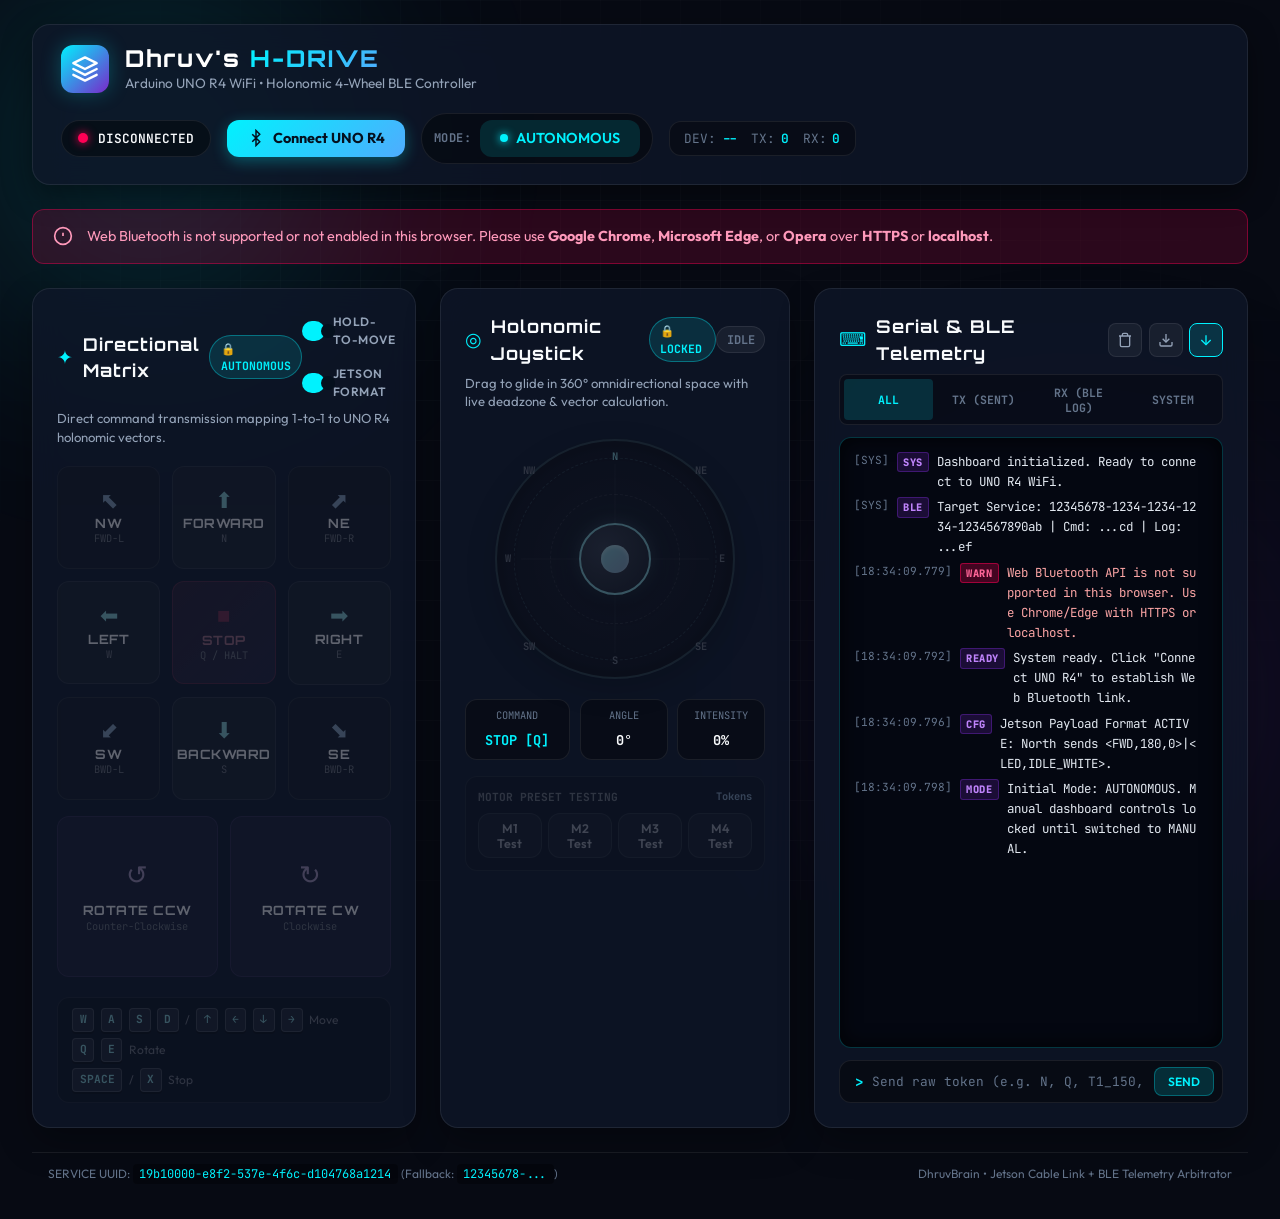
<file: dashboard/index.html>
<!DOCTYPE html>
<html lang="en">

<head>
  <meta charset="UTF-8">
  <meta name="viewport" content="width=device-width, initial-scale=1.0">
  <title>UNO R4 H-Drive BLE Telemetry & Controller</title>
  <link rel="preconnect" href="https://fonts.googleapis.com">
  <link rel="preconnect" href="https://fonts.gstatic.com" crossorigin>
  <link
    href="https://fonts.googleapis.com/css2?family=JetBrains+Mono:wght@400;600;800&family=Orbitron:wght@500;700;900&family=Outfit:wght@300;400;600;700;800&display=swap"
    rel="stylesheet">
  <link rel="stylesheet" href="style.css">
</head>

<body>
  <div class="background-effects">
    <div class="cyber-grid"></div>
    <div class="radial-glow top-left"></div>
    <div class="radial-glow bottom-right"></div>
  </div>

  <div class="app-container">
    <!-- Top Header & Connection Bar -->
    <header class="app-header">
      <div class="header-branding">
        <div class="logo-badge">
          <svg viewBox="0 0 24 24" width="28" height="28" fill="none" stroke="currentColor" stroke-width="2"
            stroke-linecap="round" stroke-linejoin="round">
            <polygon points="12 2 2 7 12 12 22 7 12 2"></polygon>
            <polyline points="2 17 12 22 22 17"></polyline>
            <polyline points="2 12 12 17 22 12"></polyline>
          </svg>
        </div>
        <div>
          <h1 class="brand-title">Dhruv's <span>H-DRIVE</span></h1>
          <p class="brand-subtitle">Arduino UNO R4 WiFi &bull; Holonomic 4-Wheel BLE Controller</p>
        </div>
      </div>

      <!-- Bluetooth Connection Panel -->
      <div class="connection-card">
        <div class="connection-status-pill" id="connectionStatusPill">
          <span class="status-dot disconnected" id="statusDot"></span>
          <span class="status-label" id="statusLabel">DISCONNECTED</span>
        </div>

        <button id="btnConnectBle" class="btn btn-connect" type="button">
          <svg viewBox="0 0 24 24" width="18" height="18" fill="none" stroke="currentColor" stroke-width="2">
            <path d="M7 7l10 10-5 5V2l5 5L7 17"></path>
          </svg>
          <span id="btnConnectText">Connect UNO R4</span>
        </button>

        <!-- Arbitration Mode Toggle -->
        <div class="mode-control-wrap" title="Arbitration: Autonomous (Jetson controls motors) vs Manual (Dashboard controls motors)">
          <span class="mode-label-text">MODE:</span>
          <button id="btnToggleMode" class="btn btn-mode-toggle mode-auto" type="button" title="Click to toggle between Autonomous and Manual mode">
            <span class="mode-indicator"></span>
            <span id="btnModeText">AUTONOMOUS</span>
          </button>
        </div>

        <div class="telemetry-stats" id="telemetryStats">
          <div class="stat-item" title="Device Name">
            <span class="stat-key">DEV:</span>
            <span class="stat-val" id="statDevName">--</span>
          </div>
          <div class="stat-item" title="Sent Commands">
            <span class="stat-key">TX:</span>
            <span class="stat-val" id="statTxCount">0</span>
          </div>
          <div class="stat-item" title="Received Telemetry">
            <span class="stat-key">RX:</span>
            <span class="stat-val" id="statRxCount">0</span>
          </div>
        </div>
      </div>
    </header>

    <!-- Bluetooth Unsupported Banner (hidden if supported) -->
    <div id="bleWarningBanner" class="alert-banner hidden">
      <svg viewBox="0 0 24 24" width="20" height="20" fill="none" stroke="currentColor" stroke-width="2">
        <circle cx="12" cy="12" r="10"></circle>
        <line x1="12" y1="8" x2="12" y2="12"></line>
        <line x1="12" y1="16" x2="12.01" y2="16"></line>
      </svg>
      <span>Web Bluetooth is not supported or not enabled in this browser. Please use <strong>Google Chrome</strong>,
        <strong>Microsoft Edge</strong>, or <strong>Opera</strong> over <strong>HTTPS</strong> or
        <strong>localhost</strong>.</span>
    </div>

    <!-- Main Dashboard Grid -->
    <main class="dashboard-grid">

      <!-- Column 1: Direct Command Matrix -->
      <section class="glass-panel panel-controls controls-locked" id="panelControls">
        <div class="panel-header">
          <div class="panel-title-wrap">
            <span class="panel-icon">&#10022;</span>
            <h2>Directional Matrix</h2>
            <span class="lock-pill locked" id="matrixLockPill">🔒 AUTONOMOUS</span>
          </div>
          <div class="controls-toggles-row" style="display: flex; align-items: center; gap: 1rem; flex-wrap: wrap;">
            <div class="mode-toggle-group">
              <label class="toggle-switch" title="Hold button down to keep moving, release to stop">
                <input type="checkbox" id="chkHoldToMove" checked>
                <span class="toggle-slider"></span>
              </label>
              <span class="toggle-label">Hold-to-Move</span>
            </div>
            <div class="mode-toggle-group">
              <label class="toggle-switch" title="When ON, passes <FWD,180,0>|<LED,IDLE_WHITE> to UNO as passed from Jetson">
                <input type="checkbox" id="chkJetsonFormat" checked>
                <span class="toggle-slider"></span>
              </label>
              <span class="toggle-label" title="Pass commands in Jetson parsed format (<FWD,180,0>|<LED,IDLE_WHITE>)">Jetson Format</span>
            </div>
          </div>
        </div>

        <p class="panel-desc">Direct command transmission mapping 1-to-1 to UNO R4 holonomic vectors.</p>

        <!-- 3x3 Compass Matrix -->
        <div class="matrix-grid">
          <!-- Row 1 -->
          <button class="cmd-btn cmd-diagonal" data-cmd="NW" id="btn-nw" title="Forward-Left (NW)">
            <span class="btn-arrow">&#11017;</span>
            <span class="btn-name">NW</span>
            <span class="btn-sub">FWD-L</span>
          </button>

          <button class="cmd-btn cmd-cardinal" data-cmd="N" id="btn-n" title="Forward (N)">
            <span class="btn-arrow">&#11014;</span>
            <span class="btn-name">FORWARD</span>
            <span class="btn-sub">N</span>
          </button>

          <button class="cmd-btn cmd-diagonal" data-cmd="NE" id="btn-ne" title="Forward-Right (NE)">
            <span class="btn-arrow">&#11016;</span>
            <span class="btn-name">NE</span>
            <span class="btn-sub">FWD-R</span>
          </button>

          <!-- Row 2 -->
          <button class="cmd-btn cmd-cardinal" data-cmd="W" id="btn-w" title="Left (W)">
            <span class="btn-arrow">&#11013;</span>
            <span class="btn-name">LEFT</span>
            <span class="btn-sub">W</span>
          </button>

          <button class="cmd-btn cmd-stop" data-cmd="Q" id="btn-stop" title="Emergency Stop (Q)">
            <span class="stop-icon">&#9632;</span>
            <span class="btn-name">STOP</span>
            <span class="btn-sub">Q / HALT</span>
          </button>

          <button class="cmd-btn cmd-cardinal" data-cmd="E" id="btn-e" title="Right (E)">
            <span class="btn-arrow">&#10145;</span>
            <span class="btn-name">RIGHT</span>
            <span class="btn-sub">E</span>
          </button>

          <!-- Row 3 -->
          <button class="cmd-btn cmd-diagonal" data-cmd="SW" id="btn-sw" title="Backward-Left (SW)">
            <span class="btn-arrow">&#11019;</span>
            <span class="btn-name">SW</span>
            <span class="btn-sub">BWD-L</span>
          </button>

          <button class="cmd-btn cmd-cardinal" data-cmd="S" id="btn-s" title="Backward (S)">
            <span class="btn-arrow">&#11015;</span>
            <span class="btn-name">BACKWARD</span>
            <span class="btn-sub">S</span>
          </button>

          <button class="cmd-btn cmd-diagonal" data-cmd="SE" id="btn-se" title="Backward-Right (SE)">
            <span class="btn-arrow">&#11018;</span>
            <span class="btn-name">SE</span>
            <span class="btn-sub">BWD-R</span>
          </button>
        </div>

        <!-- Rotation Controls Bar -->
        <div class="rotation-bar">
          <button class="cmd-btn cmd-rotation" data-cmd="CCW" id="btn-ccw" title="Counter-Clockwise (CCW)">
            <span class="rotate-icon">&#8634;</span>
            <div>
              <span class="btn-name">ROTATE CCW</span>
              <span class="btn-sub">Counter-Clockwise</span>
            </div>
          </button>

          <button class="cmd-btn cmd-rotation" data-cmd="CW" id="btn-cw" title="Clockwise (CW)">
            <span class="rotate-icon">&#8635;</span>
            <div>
              <span class="btn-name">ROTATE CW</span>
              <span class="btn-sub">Clockwise</span>
            </div>
          </button>
        </div>

        <!-- Keyboard Controls Helper -->
        <div class="keyboard-helper">
          <div class="key-hint"><kbd>W</kbd><kbd>A</kbd><kbd>S</kbd><kbd>D</kbd> /
            <kbd>&uarr;</kbd><kbd>&larr;</kbd><kbd>&darr;</kbd><kbd>&rarr;</kbd> Move
          </div>
          <div class="key-hint"><kbd>Q</kbd><kbd>E</kbd> Rotate</div>
          <div class="key-hint"><kbd>SPACE</kbd> / <kbd>X</kbd> Stop</div>
        </div>
      </section>

      <!-- Column 2: Omnidirectional Virtual Joystick -->
      <section class="glass-panel panel-joystick controls-locked" id="panelJoystick">
        <div class="panel-header">
          <div class="panel-title-wrap">
            <span class="panel-icon">&#9678;</span>
            <h2>Holonomic Joystick</h2>
            <span class="lock-pill locked" id="joystickLockPill">🔒 LOCKED</span>
          </div>
          <div class="active-badge" id="joystickActiveBadge">IDLE</div>
        </div>

        <p class="panel-desc">Drag to glide in 360&deg; omnidirectional space with live deadzone &amp; vector
          calculation.</p>

        <!-- Joystick Interactive Zone -->
        <div class="joystick-wrapper">
          <div class="joystick-base" id="joystickBase">
            <!-- Compass Ring Background -->
            <div class="compass-crosshair-h"></div>
            <div class="compass-crosshair-v"></div>
            <div class="compass-ring ring-outer"></div>
            <div class="compass-ring ring-mid"></div>
            <div class="compass-ring ring-deadzone"></div>

            <div class="compass-labels">
              <span class="compass-label label-n">N</span>
              <span class="compass-label label-ne">NE</span>
              <span class="compass-label label-e">E</span>
              <span class="compass-label label-se">SE</span>
              <span class="compass-label label-s">S</span>
              <span class="compass-label label-sw">SW</span>
              <span class="compass-label label-w">W</span>
              <span class="compass-label label-nw">NW</span>
            </div>

            <!-- Joystick Puck Thumb -->
            <div class="joystick-stick" id="joystickStick">
              <div class="stick-inner"></div>
              <div class="stick-pulse"></div>
            </div>
          </div>
        </div>

        <!-- Joystick Telemetry Readouts -->
        <div class="joystick-telemetry">
          <div class="telemetry-box">
            <span class="tele-title">COMMAND</span>
            <span class="tele-value text-accent" id="teleCmd">STOP [Q]</span>
          </div>
          <div class="telemetry-box">
            <span class="tele-title">ANGLE</span>
            <span class="tele-value" id="teleAngle">0&deg;</span>
          </div>
          <div class="telemetry-box">
            <span class="tele-title">INTENSITY</span>
            <span class="tele-value" id="teleIntensity">0%</span>
          </div>
        </div>

        <!-- Motor Calibration & Quick Test Presets -->
        <div class="presets-section">
          <div class="presets-header">
            <span>MOTOR PRESET TESTING</span>
            <span class="hint-text">Tokens</span>
          </div>
          <div class="preset-buttons">
            <button class="btn btn-sm btn-outline preset-btn" data-token="T1_150" type="button"
              title="M1 Forward 150">M1 Test</button>
            <button class="btn btn-sm btn-outline preset-btn" data-token="T2_150" type="button"
              title="M2 Forward 150">M2 Test</button>
            <button class="btn btn-sm btn-outline preset-btn" data-token="T3_150" type="button"
              title="M3 Forward 150">M3 Test</button>
            <button class="btn btn-sm btn-outline preset-btn" data-token="T4_150" type="button"
              title="M4 Forward 150">M4 Test</button>
          </div>
        </div>
      </section>

      <!-- Column 3: Live Serial Logger & Telemetry Stream -->
      <section class="glass-panel panel-logger">
        <div class="panel-header">
          <div class="panel-title-wrap">
            <span class="panel-icon">&#9000;</span>
            <h2>Serial &amp; BLE Telemetry</h2>
          </div>
          <div class="log-actions">
            <button class="btn-icon" id="btnClearLog" title="Clear Console Log" type="button">
              <svg viewBox="0 0 24 24" width="16" height="16" fill="none" stroke="currentColor" stroke-width="2">
                <polyline points="3 6 5 6 21 6"></polyline>
                <path d="M19 6v14a2 2 0 0 1-2 2H7a2 2 0 0 1-2-2V6m3 0V4a2 2 0 0 1 2-2h4a2 2 0 0 1 2 2v2"></path>
              </svg>
            </button>
            <button class="btn-icon" id="btnExportLog" title="Download Log as .txt" type="button">
              <svg viewBox="0 0 24 24" width="16" height="16" fill="none" stroke="currentColor" stroke-width="2">
                <path d="M21 15v4a2 2 0 0 1-2 2H5a2 2 0 0 1-2-2v-4"></path>
                <polyline points="7 10 12 15 17 10"></polyline>
                <line x1="12" y1="15" x2="12" y2="3"></line>
              </svg>
            </button>
            <button class="btn-icon active" id="btnAutoScroll" title="Toggle Auto-Scroll" type="button">
              <svg viewBox="0 0 24 24" width="16" height="16" fill="none" stroke="currentColor" stroke-width="2">
                <line x1="12" y1="5" x2="12" y2="19"></line>
                <polyline points="19 12 12 19 5 12"></polyline>
              </svg>
            </button>
          </div>
        </div>

        <!-- Filter Tabs -->
        <div class="filter-tabs">
          <button class="tab-btn active" data-filter="all" type="button">ALL</button>
          <button class="tab-btn" data-filter="tx" type="button">TX (SENT)</button>
          <button class="tab-btn" data-filter="rx" type="button">RX (BLE LOG)</button>
          <button class="tab-btn" data-filter="sys" type="button">SYSTEM</button>
        </div>

        <!-- Terminal Output Container -->
        <div class="terminal-container" id="terminalContainer">
          <div class="terminal-body" id="terminalBody">
            <div class="log-entry log-sys">
              <span class="log-time">[SYS]</span>
              <span class="log-tag tag-sys">SYS</span>
              <span class="log-text">Dashboard initialized. Ready to connect to UNO R4 WiFi.</span>
            </div>
            <div class="log-entry log-sys">
              <span class="log-time">[SYS]</span>
              <span class="log-tag tag-sys">BLE</span>
              <span class="log-text">Target Service: 12345678-1234-1234-1234-1234567890ab | Cmd: ...cd | Log:
                ...ef</span>
            </div>
          </div>
        </div>

        <!-- Manual Command Input Form -->
        <form class="terminal-input-bar" id="terminalInputForm">
          <div class="input-prefix">&gt;</div>
          <input type="text" id="manualCmdInput" class="terminal-input"
            placeholder="Send raw token (e.g. N, Q, T1_150, CW)..." autocomplete="off" spellcheck="false">
          <button type="submit" class="btn btn-send">SEND</button>
        </form>
      </section>

    </main>

    <!-- Footer Status / Diagnostic Bar -->
    <footer class="app-footer">
      <div class="footer-left">
        <span>SERVICE UUID: <code>19b10000-e8f2-537e-4f6c-d104768a1214</code> (Fallback: <code>12345678-...</code>)</span>
      </div>
      <div class="footer-right">
        <span>DhruvBrain &bull; Jetson Cable Link + BLE Telemetry Arbitrator</span>
      </div>
    </footer>
  </div>

  <script src="app.js"></script>
</body>

</html>
</file>
<file: dashboard/style.css>
/* ==========================================================================
   UNO R4 H-DRIVE BLE TELEMETRY & CONTROLLER - CYBERPUNK HUD THEME
   ========================================================================== */

:root {
  --bg-primary: #070a13;
  --bg-secondary: #0d1322;
  --bg-card: rgba(15, 23, 42, 0.75);
  --bg-card-hover: rgba(30, 41, 59, 0.85);
  --border-subtle: rgba(255, 255, 255, 0.08);
  --border-glow: rgba(0, 242, 254, 0.3);

  --accent-cyan: #00f2fe;
  --accent-blue: #4facfe;
  --accent-green: #00ff87;
  --accent-purple: #7928ca;
  --accent-red: #ff0055;
  --accent-amber: #ffaa00;

  --text-primary: #f8fafc;
  --text-secondary: #94a3b8;
  --text-muted: #64748b;

  --font-main: 'Outfit', -apple-system, BlinkMacSystemFont, 'Segoe UI', Roboto, sans-serif;
  --font-display: 'Orbitron', monospace;
  --font-mono: 'JetBrains Mono', monospace;

  --shadow-glow-cyan: 0 0 20px rgba(0, 242, 254, 0.25);
  --shadow-glow-red: 0 0 25px rgba(255, 0, 85, 0.4);
  --shadow-glow-green: 0 0 20px rgba(0, 255, 135, 0.3);

  --radius-sm: 8px;
  --radius-md: 12px;
  --radius-lg: 18px;
  --radius-full: 9999px;

  --transition-fast: 0.15s cubic-bezier(0.4, 0, 0.2, 1);
  --transition-normal: 0.25s cubic-bezier(0.4, 0, 0.2, 1);
}

*, *::before, *::after {
  box-sizing: border-box;
  margin: 0;
  padding: 0;
}

body {
  background-color: var(--bg-primary);
  color: var(--text-primary);
  font-family: var(--font-main);
  min-height: 100vh;
  overflow-x: hidden;
  position: relative;
  line-height: 1.5;
  -webkit-font-smoothing: antialiased;
}

/* Background Atmosphere */
.background-effects {
  position: fixed;
  inset: 0;
  pointer-events: none;
  z-index: 0;
  overflow: hidden;
}

.cyber-grid {
  position: absolute;
  inset: 0;
  background-image: 
    linear-gradient(to right, rgba(255, 255, 255, 0.02) 1px, transparent 1px),
    linear-gradient(to bottom, rgba(255, 255, 255, 0.02) 1px, transparent 1px);
  background-size: 40px 40px;
  mask-image: radial-gradient(circle at center, black 40%, transparent 90%);
}

.radial-glow {
  position: absolute;
  border-radius: 50%;
  filter: blur(120px);
  opacity: 0.25;
}

.radial-glow.top-left {
  top: -100px;
  left: -100px;
  width: 500px;
  height: 500px;
  background: radial-gradient(circle, var(--accent-cyan), transparent 70%);
}

.radial-glow.bottom-right {
  bottom: -100px;
  right: -100px;
  width: 600px;
  height: 600px;
  background: radial-gradient(circle, var(--accent-purple), transparent 70%);
}

/* Main Container */
.app-container {
  position: relative;
  z-index: 1;
  max-width: 1440px;
  margin: 0 auto;
  padding: 1.5rem 2rem;
  display: flex;
  flex-direction: column;
  gap: 1.5rem;
  min-height: 100vh;
}

/* ==========================================================================
   HEADER & CONNECTION PANEL
   ========================================================================== */

.app-header {
  display: flex;
  align-items: center;
  justify-content: space-between;
  flex-wrap: wrap;
  gap: 1.25rem;
  background: var(--bg-card);
  backdrop-filter: blur(16px);
  -webkit-backdrop-filter: blur(16px);
  border: 1px solid var(--border-subtle);
  border-radius: var(--radius-lg);
  padding: 1.25rem 1.75rem;
  box-shadow: 0 10px 30px rgba(0, 0, 0, 0.4);
}

.header-branding {
  display: flex;
  align-items: center;
  gap: 1rem;
}

.logo-badge {
  width: 48px;
  height: 48px;
  background: linear-gradient(135deg, var(--accent-cyan), var(--accent-purple));
  border-radius: var(--radius-md);
  display: flex;
  align-items: center;
  justify-content: center;
  color: #fff;
  box-shadow: var(--shadow-glow-cyan);
}

.brand-title {
  font-family: var(--font-display);
  font-size: 1.45rem;
  font-weight: 800;
  letter-spacing: 2px;
  color: #fff;
  line-height: 1.2;
}

.brand-title span {
  background: linear-gradient(135deg, var(--accent-cyan), var(--accent-blue));
  -webkit-background-clip: text;
  -webkit-text-fill-color: transparent;
}

.brand-subtitle {
  font-size: 0.85rem;
  color: var(--text-secondary);
  font-weight: 400;
}

.connection-card {
  display: flex;
  align-items: center;
  gap: 1rem;
  flex-wrap: wrap;
}

.connection-status-pill {
  display: flex;
  align-items: center;
  gap: 0.6rem;
  padding: 0.5rem 1rem;
  background: rgba(0, 0, 0, 0.4);
  border: 1px solid var(--border-subtle);
  border-radius: var(--radius-full);
  font-family: var(--font-mono);
  font-size: 0.8rem;
  font-weight: 600;
}

.status-dot {
  width: 10px;
  height: 10px;
  border-radius: 50%;
  background: var(--text-muted);
  transition: var(--transition-normal);
}

.status-dot.disconnected {
  background: var(--accent-red);
  box-shadow: 0 0 10px var(--accent-red);
}

.status-dot.connecting {
  background: var(--accent-amber);
  box-shadow: 0 0 10px var(--accent-amber);
  animation: pulse-glow 1s infinite alternate;
}

.status-dot.connected {
  background: var(--accent-green);
  box-shadow: 0 0 12px var(--accent-green);
  animation: pulse-glow 1.5s infinite alternate;
}

@keyframes pulse-glow {
  0% { opacity: 0.5; transform: scale(0.9); }
  100% { opacity: 1; transform: scale(1.15); }
}

.telemetry-stats {
  display: flex;
  align-items: center;
  gap: 0.85rem;
  background: rgba(0, 0, 0, 0.35);
  border: 1px solid var(--border-subtle);
  border-radius: var(--radius-md);
  padding: 0.45rem 0.9rem;
  font-family: var(--font-mono);
  font-size: 0.8rem;
}

.stat-item {
  display: flex;
  align-items: center;
  gap: 0.35rem;
}

.stat-key {
  color: var(--text-muted);
}

.stat-val {
  color: var(--accent-cyan);
  font-weight: 600;
}

/* Mode Control Wrap & Button */
.mode-control-wrap {
  display: flex;
  align-items: center;
  gap: 0.55rem;
  background: rgba(0, 0, 0, 0.4);
  border: 1px solid var(--border-subtle);
  border-radius: var(--radius-full);
  padding: 0.35rem 0.75rem;
}

.mode-label-text {
  font-family: var(--font-mono);
  font-size: 0.75rem;
  color: var(--text-muted);
  font-weight: 700;
  letter-spacing: 0.5px;
}

.btn-mode-toggle {
  display: inline-flex;
  align-items: center;
  gap: 0.5rem;
  padding: 0.4rem 0.85rem;
  border-radius: var(--radius-full);
  font-family: var(--font-mono);
  font-size: 0.8rem;
  font-weight: 700;
  border: 1px solid transparent;
  cursor: pointer;
  transition: var(--transition-normal);
}

.btn-mode-toggle .mode-indicator {
  width: 8px;
  height: 8px;
  border-radius: 50%;
}

.btn-mode-toggle.mode-auto {
  background: rgba(0, 240, 255, 0.12);
  border-color: rgba(0, 240, 255, 0.4);
  color: var(--accent-cyan);
}

.btn-mode-toggle.mode-auto .mode-indicator {
  background: var(--accent-cyan);
  box-shadow: 0 0 8px var(--accent-cyan);
}

.btn-mode-toggle.mode-manual {
  background: rgba(0, 255, 157, 0.15);
  border-color: rgba(0, 255, 157, 0.5);
  color: var(--accent-green);
}

.btn-mode-toggle.mode-manual .mode-indicator {
  background: var(--accent-green);
  box-shadow: 0 0 10px var(--accent-green);
}

/* Locked Controls State (Autonomous Mode) */
.glass-panel.controls-locked {
  position: relative;
}

.glass-panel.controls-locked .matrix-grid,
.glass-panel.controls-locked .rotation-bar,
.glass-panel.controls-locked .joystick-wrapper,
.glass-panel.controls-locked .presets-section,
.glass-panel.controls-locked .keyboard-helper {
  opacity: 0.35;
  filter: grayscale(0.7);
  pointer-events: none !important;
  user-select: none;
  transition: opacity var(--transition-fast), filter var(--transition-fast);
}

.lock-pill {
  display: inline-flex;
  align-items: center;
  gap: 0.4rem;
  padding: 0.25rem 0.65rem;
  border-radius: var(--radius-full);
  font-family: var(--font-mono);
  font-size: 0.72rem;
  font-weight: 700;
  transition: var(--transition-normal);
}

.lock-pill.locked {
  background: rgba(0, 240, 255, 0.12);
  border: 1px solid rgba(0, 240, 255, 0.35);
  color: var(--accent-cyan);
}

.lock-pill.unlocked {
  background: rgba(0, 255, 157, 0.12);
  border: 1px solid rgba(0, 255, 157, 0.4);
  color: var(--accent-green);
}

/* Alert Banner */
.alert-banner {
  display: flex;
  align-items: center;
  gap: 0.85rem;
  padding: 1rem 1.25rem;
  background: rgba(255, 0, 85, 0.15);
  border: 1px solid rgba(255, 0, 85, 0.4);
  border-radius: var(--radius-md);
  color: #ff99bb;
  font-size: 0.9rem;
}

.alert-banner.hidden {
  display: none !important;
}

/* ==========================================================================
   DASHBOARD GRID & PANELS
   ========================================================================== */

.dashboard-grid {
  display: grid;
  grid-template-columns: 1.15fr 1.05fr 1.3fr;
  gap: 1.5rem;
  flex: 1;
}

.glass-panel {
  background: var(--bg-card);
  backdrop-filter: blur(16px);
  -webkit-backdrop-filter: blur(16px);
  border: 1px solid var(--border-subtle);
  border-radius: var(--radius-lg);
  padding: 1.5rem;
  display: flex;
  flex-direction: column;
  box-shadow: 0 15px 35px rgba(0, 0, 0, 0.3);
  position: relative;
  overflow: hidden;
  transition: border-color var(--transition-normal);
}

.glass-panel:hover {
  border-color: rgba(0, 242, 254, 0.2);
}

.panel-header {
  display: flex;
  align-items: center;
  justify-content: space-between;
  margin-bottom: 0.5rem;
}

.panel-title-wrap {
  display: flex;
  align-items: center;
  gap: 0.6rem;
}

.panel-icon {
  color: var(--accent-cyan);
  font-size: 1.2rem;
}

.glass-panel h2 {
  font-family: var(--font-display);
  font-size: 1.1rem;
  letter-spacing: 1px;
  font-weight: 700;
  color: var(--text-primary);
}

.panel-desc {
  font-size: 0.82rem;
  color: var(--text-secondary);
  margin-bottom: 1.25rem;
  line-height: 1.4;
}

/* ==========================================================================
   BUTTONS & CONTROLS
   ========================================================================== */

.btn {
  display: inline-flex;
  align-items: center;
  justify-content: center;
  gap: 0.5rem;
  padding: 0.6rem 1.25rem;
  border-radius: var(--radius-md);
  font-family: var(--font-main);
  font-weight: 600;
  font-size: 0.9rem;
  cursor: pointer;
  border: none;
  outline: none;
  transition: all var(--transition-fast);
  user-select: none;
}

.btn-connect {
  background: linear-gradient(135deg, var(--accent-cyan), var(--accent-blue));
  color: #04101e;
  font-weight: 700;
  box-shadow: 0 4px 15px rgba(0, 242, 254, 0.3);
}

.btn-connect:hover {
  transform: translateY(-1px);
  box-shadow: 0 6px 20px rgba(0, 242, 254, 0.45);
}

.btn-connect:active {
  transform: translateY(1px);
}

.btn-connect.connected {
  background: rgba(255, 0, 85, 0.2);
  color: #ff6699;
  border: 1px solid rgba(255, 0, 85, 0.5);
  box-shadow: none;
}

.btn-connect.connected:hover {
  background: rgba(255, 0, 85, 0.35);
  color: #fff;
}

.btn-sm {
  padding: 0.4rem 0.8rem;
  font-size: 0.78rem;
}

.btn-outline {
  background: rgba(255, 255, 255, 0.04);
  border: 1px solid var(--border-subtle);
  color: var(--text-secondary);
}

.btn-outline:hover {
  background: rgba(0, 242, 254, 0.1);
  border-color: var(--accent-cyan);
  color: var(--accent-cyan);
}

.btn-icon {
  width: 34px;
  height: 34px;
  border-radius: var(--radius-sm);
  background: rgba(255, 255, 255, 0.05);
  border: 1px solid var(--border-subtle);
  color: var(--text-secondary);
  display: flex;
  align-items: center;
  justify-content: center;
  cursor: pointer;
  transition: var(--transition-fast);
}

.btn-icon:hover {
  background: rgba(255, 255, 255, 0.1);
  color: var(--text-primary);
}

.btn-icon.active {
  background: rgba(0, 242, 254, 0.15);
  color: var(--accent-cyan);
  border-color: var(--accent-cyan);
}

/* Mode Toggle Switch */
.mode-toggle-group {
  display: flex;
  align-items: center;
  gap: 0.5rem;
}

.toggle-switch {
  position: relative;
  display: inline-block;
  width: 36px;
  height: 20px;
}

.toggle-switch input {
  opacity: 0;
  width: 0;
  height: 0;
}

.toggle-slider {
  position: absolute;
  cursor: pointer;
  inset: 0;
  background-color: rgba(255, 255, 255, 0.15);
  transition: var(--transition-normal);
  border-radius: 20px;
}

.toggle-slider:before {
  position: absolute;
  content: "";
  height: 14px;
  width: 14px;
  left: 3px;
  bottom: 3px;
  background-color: white;
  transition: var(--transition-normal);
  border-radius: 50%;
}

.toggle-switch input:checked + .toggle-slider {
  background-color: var(--accent-cyan);
}

.toggle-switch input:checked + .toggle-slider:before {
  transform: translateX(16px);
  background-color: #05101d;
}

.toggle-label {
  font-size: 0.75rem;
  font-weight: 600;
  color: var(--text-secondary);
  text-transform: uppercase;
  letter-spacing: 0.5px;
}

/* ==========================================================================
   MATRIX GRID & ROTATION CONTROLS
   ========================================================================== */

.matrix-grid {
  display: grid;
  grid-template-columns: repeat(3, 1fr);
  gap: 0.75rem;
  margin-bottom: 1rem;
}

.cmd-btn {
  aspect-ratio: 1;
  display: flex;
  flex-direction: column;
  align-items: center;
  justify-content: center;
  background: rgba(30, 41, 59, 0.4);
  border: 1px solid var(--border-subtle);
  border-radius: var(--radius-md);
  color: var(--text-primary);
  cursor: pointer;
  transition: all 0.12s ease-out;
  position: relative;
  overflow: hidden;
  user-select: none;
  touch-action: manipulation;
}

.cmd-btn::before {
  content: '';
  position: absolute;
  inset: 0;
  background: radial-gradient(circle at center, rgba(255, 255, 255, 0.1), transparent 70%);
  opacity: 0;
  transition: opacity var(--transition-fast);
}

.cmd-btn:hover {
  background: rgba(30, 41, 59, 0.8);
  border-color: rgba(0, 242, 254, 0.4);
  transform: translateY(-2px);
  box-shadow: 0 4px 12px rgba(0, 0, 0, 0.3);
}

.cmd-btn:hover::before {
  opacity: 1;
}

.cmd-btn:active, .cmd-btn.is-active {
  transform: translateY(1px) scale(0.97);
  box-shadow: inset 0 2px 6px rgba(0, 0, 0, 0.5);
}

.btn-arrow {
  font-size: 1.4rem;
  line-height: 1;
  margin-bottom: 0.2rem;
  color: var(--accent-cyan);
  transition: transform var(--transition-fast);
}

.btn-name {
  font-family: var(--font-display);
  font-size: 0.8rem;
  font-weight: 700;
  letter-spacing: 0.5px;
}

.btn-sub {
  font-family: var(--font-mono);
  font-size: 0.65rem;
  color: var(--text-muted);
}

/* Diagonal Buttons Styling */
.cmd-diagonal {
  background: rgba(15, 23, 42, 0.5);
}

.cmd-diagonal .btn-arrow {
  color: var(--accent-blue);
}

.cmd-diagonal:hover {
  border-color: rgba(79, 172, 254, 0.5);
}

.cmd-diagonal:active, .cmd-diagonal.is-active {
  background: rgba(79, 172, 254, 0.25);
  border-color: var(--accent-blue);
  box-shadow: 0 0 15px rgba(79, 172, 254, 0.4);
}

/* Cardinal Buttons Styling */
.cmd-cardinal:active, .cmd-cardinal.is-active {
  background: rgba(0, 242, 254, 0.25);
  border-color: var(--accent-cyan);
  box-shadow: 0 0 20px rgba(0, 242, 254, 0.4);
}

/* STOP Button Styling */
.cmd-stop {
  background: linear-gradient(135deg, rgba(255, 0, 85, 0.25), rgba(121, 40, 202, 0.25));
  border: 1px solid rgba(255, 0, 85, 0.5);
}

.cmd-stop .stop-icon {
  font-size: 1.4rem;
  color: var(--accent-red);
  margin-bottom: 0.2rem;
}

.cmd-stop .btn-name {
  color: #ff4d88;
}

.cmd-stop:hover {
  background: linear-gradient(135deg, rgba(255, 0, 85, 0.4), rgba(121, 40, 202, 0.4));
  border-color: var(--accent-red);
  box-shadow: var(--shadow-glow-red);
}

.cmd-stop:active, .cmd-stop.is-active {
  background: var(--accent-red);
  color: #fff;
  border-color: #fff;
  box-shadow: 0 0 30px var(--accent-red);
}

.cmd-stop:active .stop-icon,
.cmd-stop.is-active .stop-icon,
.cmd-stop:active .btn-name,
.cmd-stop.is-active .btn-name,
.cmd-stop:active .btn-sub,
.cmd-stop.is-active .btn-sub {
  color: #fff;
}

/* Rotation Controls */
.rotation-bar {
  display: grid;
  grid-template-columns: 1fr 1fr;
  gap: 0.75rem;
  margin-bottom: 1.25rem;
}

.cmd-rotation {
  padding: 0.85rem 1rem;
  display: flex;
  align-items: center;
  justify-content: center;
  gap: 0.75rem;
  background: rgba(121, 40, 202, 0.15);
  border: 1px solid rgba(121, 40, 202, 0.35);
  border-radius: var(--radius-md);
  color: var(--text-primary);
  cursor: pointer;
  transition: all var(--transition-fast);
}

.cmd-rotation .rotate-icon {
  font-size: 1.6rem;
  color: #c084fc;
  transition: transform var(--transition-normal);
}

.cmd-rotation:hover {
  background: rgba(121, 40, 202, 0.3);
  border-color: var(--accent-purple);
  box-shadow: 0 0 15px rgba(121, 40, 202, 0.3);
}

.cmd-rotation:hover .rotate-icon {
  transform: rotate(20deg);
}

#btn-ccw:hover .rotate-icon {
  transform: rotate(-20deg);
}

.cmd-rotation:active, .cmd-rotation.is-active {
  background: rgba(121, 40, 202, 0.5);
  border-color: #e9d5ff;
  box-shadow: 0 0 20px var(--accent-purple);
}

/* Keyboard Helper */
.keyboard-helper {
  background: rgba(0, 0, 0, 0.3);
  border: 1px solid var(--border-subtle);
  border-radius: var(--radius-md);
  padding: 0.65rem 0.9rem;
  display: flex;
  flex-direction: column;
  gap: 0.4rem;
  margin-top: auto;
}

.key-hint {
  font-size: 0.75rem;
  color: var(--text-muted);
  display: flex;
  align-items: center;
  gap: 0.4rem;
}

kbd {
  display: inline-block;
  padding: 0.15rem 0.4rem;
  font-family: var(--font-mono);
  font-size: 0.7rem;
  font-weight: 700;
  color: var(--accent-cyan);
  background: rgba(255, 255, 255, 0.08);
  border: 1px solid rgba(255, 255, 255, 0.15);
  border-radius: 4px;
  box-shadow: 0 2px 0 rgba(0, 0, 0, 0.4);
}

/* ==========================================================================
   HOLONOMIC JOYSTICK PANEL
   ========================================================================== */

.panel-joystick {
  align-items: center;
}

.active-badge {
  font-family: var(--font-mono);
  font-size: 0.75rem;
  font-weight: 700;
  padding: 0.2rem 0.6rem;
  border-radius: var(--radius-full);
  background: rgba(255, 255, 255, 0.05);
  border: 1px solid var(--border-subtle);
  color: var(--text-muted);
}

.active-badge.active {
  background: rgba(0, 242, 254, 0.15);
  border-color: var(--accent-cyan);
  color: var(--accent-cyan);
  box-shadow: 0 0 10px rgba(0, 242, 254, 0.2);
}

.joystick-wrapper {
  position: relative;
  width: 100%;
  display: flex;
  align-items: center;
  justify-content: center;
  margin: 0.5rem 0 1.25rem 0;
}

.joystick-base {
  width: 240px;
  height: 240px;
  border-radius: 50%;
  background: radial-gradient(circle at center, rgba(15, 23, 42, 0.8), rgba(7, 10, 19, 0.95));
  border: 2px solid rgba(0, 242, 254, 0.25);
  position: relative;
  box-shadow: 
    inset 0 0 30px rgba(0, 0, 0, 0.8),
    0 10px 30px rgba(0, 0, 0, 0.5);
  user-select: none;
  touch-action: none;
  cursor: crosshair;
}

/* Crosshairs & Rings */
.compass-crosshair-h, .compass-crosshair-v {
  position: absolute;
  background: rgba(255, 255, 255, 0.06);
  pointer-events: none;
}

.compass-crosshair-h {
  top: 50%;
  left: 10%;
  right: 10%;
  height: 1px;
  transform: translateY(-50%);
}

.compass-crosshair-v {
  left: 50%;
  top: 10%;
  bottom: 10%;
  width: 1px;
  transform: translateX(-50%);
}

.compass-ring {
  position: absolute;
  top: 50%;
  left: 50%;
  transform: translate(-50%, -50%);
  border-radius: 50%;
  border: 1px dashed rgba(255, 255, 255, 0.1);
  pointer-events: none;
}

.ring-outer {
  width: 86%;
  height: 86%;
  border-color: rgba(0, 242, 254, 0.2);
}

.ring-mid {
  width: 55%;
  height: 55%;
}

.ring-deadzone {
  width: 26%;
  height: 26%;
  border: 1px solid rgba(255, 0, 85, 0.3);
  background: rgba(255, 0, 85, 0.03);
}

/* Compass Labels */
.compass-labels {
  position: absolute;
  inset: 0;
  pointer-events: none;
}

.compass-label {
  position: absolute;
  font-family: var(--font-mono);
  font-size: 0.65rem;
  font-weight: 700;
  color: var(--text-muted);
}

.label-n { top: 8px; left: 50%; transform: translateX(-50%); color: var(--accent-cyan); }
.label-s { bottom: 8px; left: 50%; transform: translateX(-50%); }
.label-w { left: 8px; top: 50%; transform: translateY(-50%); }
.label-e { right: 8px; top: 50%; transform: translateY(-50%); }
.label-ne { top: 22px; right: 26px; }
.label-nw { top: 22px; left: 26px; }
.label-se { bottom: 22px; right: 26px; }
.label-sw { bottom: 22px; left: 26px; }

/* Joystick Stick / Thumb Puck */
.joystick-stick {
  position: absolute;
  top: 50%;
  left: 50%;
  width: 72px;
  height: 72px;
  margin-top: -36px;
  margin-left: -36px;
  border-radius: 50%;
  background: radial-gradient(circle at 35% 35%, #2a3b5c, #0e1726);
  border: 2px solid var(--accent-cyan);
  box-shadow: 
    0 8px 20px rgba(0, 0, 0, 0.6),
    0 0 15px rgba(0, 242, 254, 0.3);
  cursor: grab;
  transition: box-shadow var(--transition-fast);
  display: flex;
  align-items: center;
  justify-content: center;
  will-change: transform;
}

.joystick-stick:active, .joystick-stick.is-dragging {
  cursor: grabbing;
  box-shadow: 
    0 10px 25px rgba(0, 0, 0, 0.8),
    0 0 25px var(--accent-cyan);
  border-color: #fff;
}

.stick-inner {
  width: 28px;
  height: 28px;
  border-radius: 50%;
  background: linear-gradient(135deg, var(--accent-cyan), var(--accent-blue));
  box-shadow: inset 0 2px 4px rgba(255, 255, 255, 0.4);
}

/* Joystick Telemetry Readout */
.joystick-telemetry {
  width: 100%;
  display: grid;
  grid-template-columns: 1.2fr 1fr 1fr;
  gap: 0.6rem;
  margin-bottom: 1rem;
}

.telemetry-box {
  background: rgba(0, 0, 0, 0.35);
  border: 1px solid var(--border-subtle);
  border-radius: var(--radius-md);
  padding: 0.5rem 0.6rem;
  text-align: center;
}

.tele-title {
  display: block;
  font-family: var(--font-mono);
  font-size: 0.65rem;
  color: var(--text-muted);
  margin-bottom: 0.2rem;
}

.tele-value {
  font-family: var(--font-mono);
  font-size: 0.85rem;
  font-weight: 700;
  color: var(--text-primary);
}

.tele-value.text-accent {
  color: var(--accent-cyan);
}

/* Presets Section */
.presets-section {
  width: 100%;
  background: rgba(0, 0, 0, 0.25);
  border: 1px solid var(--border-subtle);
  border-radius: var(--radius-md);
  padding: 0.75rem;
}

.presets-header {
  display: flex;
  align-items: center;
  justify-content: space-between;
  font-family: var(--font-mono);
  font-size: 0.7rem;
  font-weight: 700;
  color: var(--text-muted);
  margin-bottom: 0.5rem;
}

.hint-text {
  font-size: 0.65rem;
  color: var(--accent-blue);
}

.preset-buttons {
  display: grid;
  grid-template-columns: repeat(4, 1fr);
  gap: 0.4rem;
}

/* ==========================================================================
   SERIAL & TELEMETRY LOGGER PANEL
   ========================================================================== */

.panel-logger {
  min-height: 480px;
}

.log-actions {
  display: flex;
  align-items: center;
  gap: 0.4rem;
}

.filter-tabs {
  display: flex;
  gap: 0.35rem;
  margin-bottom: 0.75rem;
  background: rgba(0, 0, 0, 0.3);
  padding: 0.25rem;
  border-radius: var(--radius-sm);
  border: 1px solid var(--border-subtle);
}

.tab-btn {
  flex: 1;
  background: transparent;
  border: none;
  color: var(--text-muted);
  font-family: var(--font-mono);
  font-size: 0.72rem;
  font-weight: 700;
  padding: 0.35rem 0.5rem;
  border-radius: 4px;
  cursor: pointer;
  transition: var(--transition-fast);
}

.tab-btn:hover {
  color: var(--text-primary);
}

.tab-btn.active {
  background: rgba(0, 242, 254, 0.15);
  color: var(--accent-cyan);
}

.terminal-container {
  flex: 1;
  background: #040711;
  border: 1px solid rgba(0, 242, 254, 0.2);
  border-radius: var(--radius-md);
  padding: 0.85rem;
  overflow: hidden;
  display: flex;
  flex-direction: column;
  box-shadow: inset 0 0 20px rgba(0, 0, 0, 0.8);
  min-height: 280px;
}

.terminal-body {
  flex: 1;
  overflow-y: auto;
  font-family: var(--font-mono);
  font-size: 0.78rem;
  line-height: 1.6;
  display: flex;
  flex-direction: column;
  gap: 0.35rem;
  padding-right: 0.4rem;
}

/* Custom Terminal Scrollbar */
.terminal-body::-webkit-scrollbar {
  width: 5px;
}

.terminal-body::-webkit-scrollbar-track {
  background: rgba(255, 255, 255, 0.02);
}

.terminal-body::-webkit-scrollbar-thumb {
  background: rgba(0, 242, 254, 0.25);
  border-radius: 4px;
}

.terminal-body::-webkit-scrollbar-thumb:hover {
  background: var(--accent-cyan);
}

.log-entry {
  display: flex;
  align-items: flex-start;
  gap: 0.5rem;
  word-break: break-all;
  animation: fadeIn 0.15s ease-out;
}

@keyframes fadeIn {
  from { opacity: 0; transform: translateY(2px); }
  to { opacity: 1; transform: translateY(0); }
}

.log-time {
  color: var(--text-muted);
  font-size: 0.7rem;
  white-space: nowrap;
}

.log-tag {
  display: inline-block;
  padding: 0.05rem 0.35rem;
  border-radius: 3px;
  font-size: 0.65rem;
  font-weight: 800;
  letter-spacing: 0.5px;
  white-space: nowrap;
}

.tag-tx {
  background: rgba(0, 242, 254, 0.2);
  color: var(--accent-cyan);
  border: 1px solid rgba(0, 242, 254, 0.4);
}

.tag-rx {
  background: rgba(0, 255, 135, 0.2);
  color: var(--accent-green);
  border: 1px solid rgba(0, 255, 135, 0.4);
}

.tag-sys {
  background: rgba(121, 40, 202, 0.2);
  color: #c084fc;
  border: 1px solid rgba(121, 40, 202, 0.4);
}

.tag-err {
  background: rgba(255, 0, 85, 0.25);
  color: #ff6699;
  border: 1px solid rgba(255, 0, 85, 0.5);
}

.log-text {
  color: #e2e8f0;
}

.log-tx .log-text {
  color: #a5f3fc;
}

.log-rx .log-text {
  color: #bbf7d0;
}

.log-err .log-text {
  color: #fca5a5;
}

/* Terminal Input Bar */
.terminal-input-bar {
  display: flex;
  align-items: center;
  gap: 0.5rem;
  margin-top: 0.75rem;
  background: rgba(0, 0, 0, 0.4);
  border: 1px solid var(--border-subtle);
  border-radius: var(--radius-md);
  padding: 0.35rem 0.5rem;
}

.terminal-input-bar:focus-within {
  border-color: var(--accent-cyan);
  box-shadow: 0 0 10px rgba(0, 242, 254, 0.2);
}

.input-prefix {
  font-family: var(--font-mono);
  color: var(--accent-cyan);
  font-weight: 700;
  font-size: 0.9rem;
  padding-left: 0.4rem;
}

.terminal-input {
  flex: 1;
  background: transparent;
  border: none;
  outline: none;
  font-family: var(--font-mono);
  font-size: 0.8rem;
  color: var(--text-primary);
}

.terminal-input::placeholder {
  color: var(--text-muted);
}

.btn-send {
  background: rgba(0, 242, 254, 0.15);
  color: var(--accent-cyan);
  border: 1px solid rgba(0, 242, 254, 0.3);
  padding: 0.4rem 0.8rem;
  font-size: 0.75rem;
  border-radius: var(--radius-sm);
}

.btn-send:hover {
  background: var(--accent-cyan);
  color: #04101e;
}

/* ==========================================================================
   FOOTER
   ========================================================================== */

.app-footer {
  display: flex;
  align-items: center;
  justify-content: space-between;
  flex-wrap: wrap;
  gap: 1rem;
  padding: 0.75rem 1rem;
  font-size: 0.75rem;
  color: var(--text-muted);
  border-top: 1px solid var(--border-subtle);
}

.app-footer code {
  font-family: var(--font-mono);
  color: var(--accent-cyan);
  background: rgba(0, 0, 0, 0.3);
  padding: 0.15rem 0.4rem;
  border-radius: 4px;
}

/* ==========================================================================
   RESPONSIVE DESIGN
   ========================================================================== */

@media (max-width: 1200px) {
  .dashboard-grid {
    grid-template-columns: 1fr 1fr;
  }
  .panel-logger {
    grid-column: span 2;
    min-height: 380px;
  }
}

@media (max-width: 800px) {
  .app-container {
    padding: 1rem;
    gap: 1rem;
  }
  .dashboard-grid {
    grid-template-columns: 1fr;
  }
  .panel-logger {
    grid-column: span 1;
  }
  .app-header {
    flex-direction: column;
    align-items: stretch;
  }
  .connection-card {
    justify-content: space-between;
  }
}
</file>
